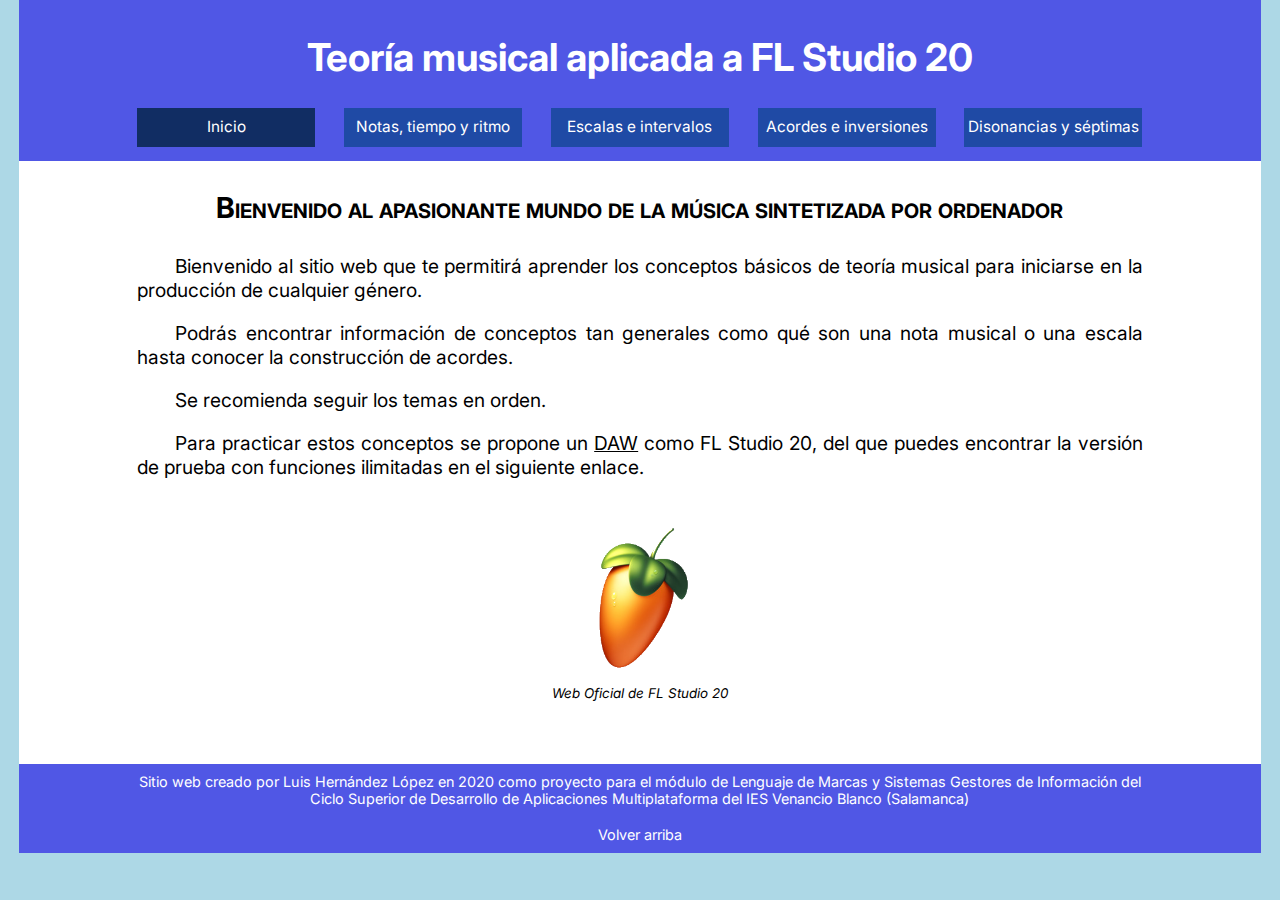
<file: index.html>
<!DOCTYPE html>

<html lang="es">

<head>
	<meta charset="utf-8">
	<meta name="viewport" content="width=device-width, initial-scale=1.0">
	<title>Inicio - Teoría Musical aplicada a FL Studio</title>
	<link rel="icon" type="image/png" href="images/iconoWeb.png">
	<link href="https://fonts.googleapis.com/css?family=Inter&display=swap" rel="stylesheet">
	<link rel="stylesheet" type="text/css" href="styles/index.css">
</head>

<body>

<header id="#top" class="col-12 row">
	<h1>Teoría musical aplicada a FL Studio 20</h1>
</header>
<nav class="row">
	<ul>
		<li class="col-1"></li>
		<li class="col-2"><a class="activa" href="index.html">Inicio</a></li>
		<li class="col-2"><a href="notas.html">Notas, tiempo y ritmo</a></li>
		<li class="col-2"><a href="escalas.html">Escalas e intervalos</a></li>
		<li class="col-2"><a href="acordes.html">Acordes e inversiones</a></li>
		<li class="col-2"><a href="disonancias.html">Disonancias y séptimas</a></li>
	</ul>
</nav>

<main class="row">

	<div class="col-1"></div>
	<article class="col-10">
		<h1>Bienvenido al apasionante mundo de la música sintetizada por ordenador</h1>
		<p>Bienvenido al sitio web que te permitirá aprender los conceptos básicos de teoría musical para iniciarse en la producción de cualquier género.</p>
		<p>Podrás encontrar información de conceptos tan generales como qué son una nota musical o una escala hasta conocer la construcción de acordes.</p>
		<p>Se recomienda seguir los temas en orden.</p>
		<p>Para practicar estos conceptos se propone un <abbr title="Digital Audio Workstation">DAW</abbr> como FL Studio 20, del que puedes encontrar la versión de prueba con funciones ilimitadas en el siguiente enlace.</p>
		<div class="col-4"></div>
		<a class="col-4" href="https://www.image-line.com/flstudio/" target="_blank">
			<figure>
				<img src="images/iconoFlstudio.png" alt="Logo de FL Studio 20">
				<figcaption>Web Oficial de FL Studio 20</figcaption>
			</figure>
		</a>
		<div class="col-4"></div>
	</article>
	<div class="col-1"></div>

</main>

<footer class="row">
	
	<p>Sitio web creado por Luis Hernández López en 2020 como proyecto para el módulo de Lenguaje de Marcas y Sistemas Gestores de Información del Ciclo Superior de Desarrollo de Aplicaciones Multiplataforma del IES Venancio Blanco (Salamanca)</p>
	<p><a href="#top">Volver arriba</a></p>
</footer>

</body>

</html>
</file>
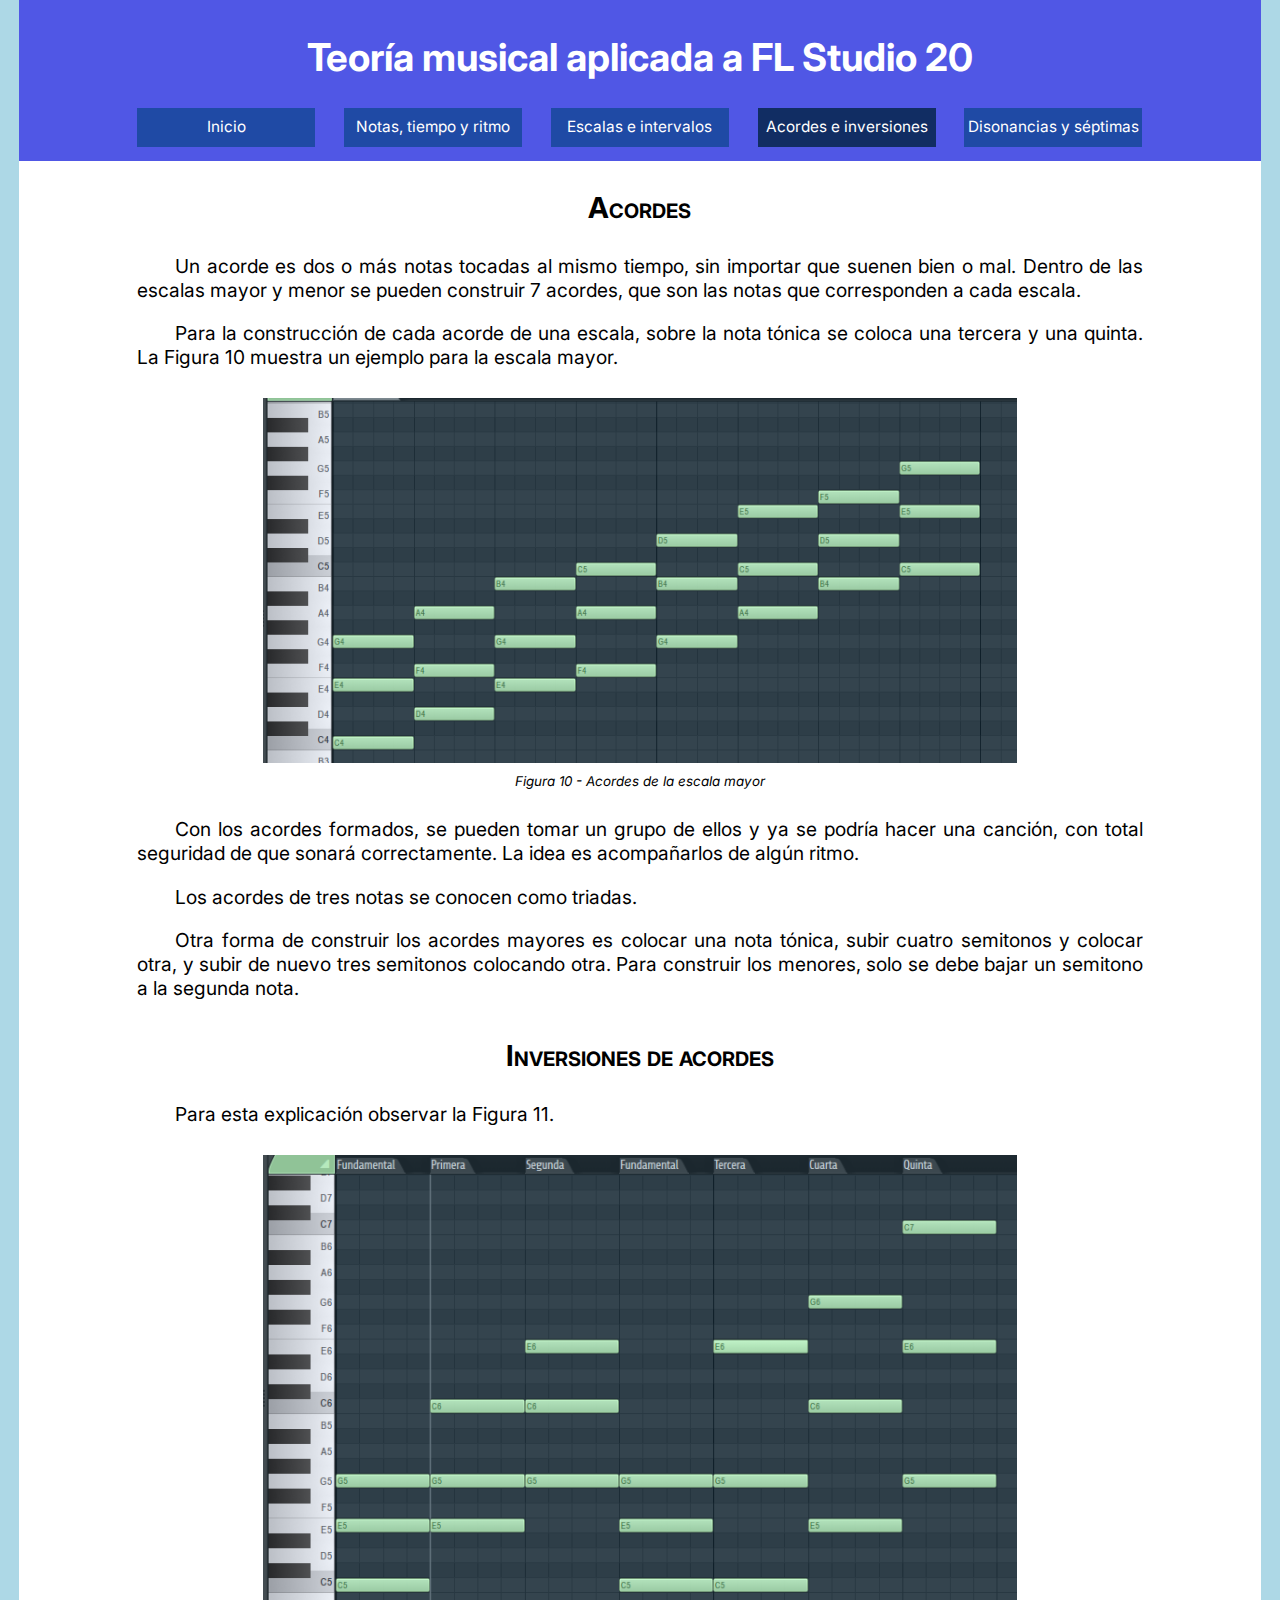
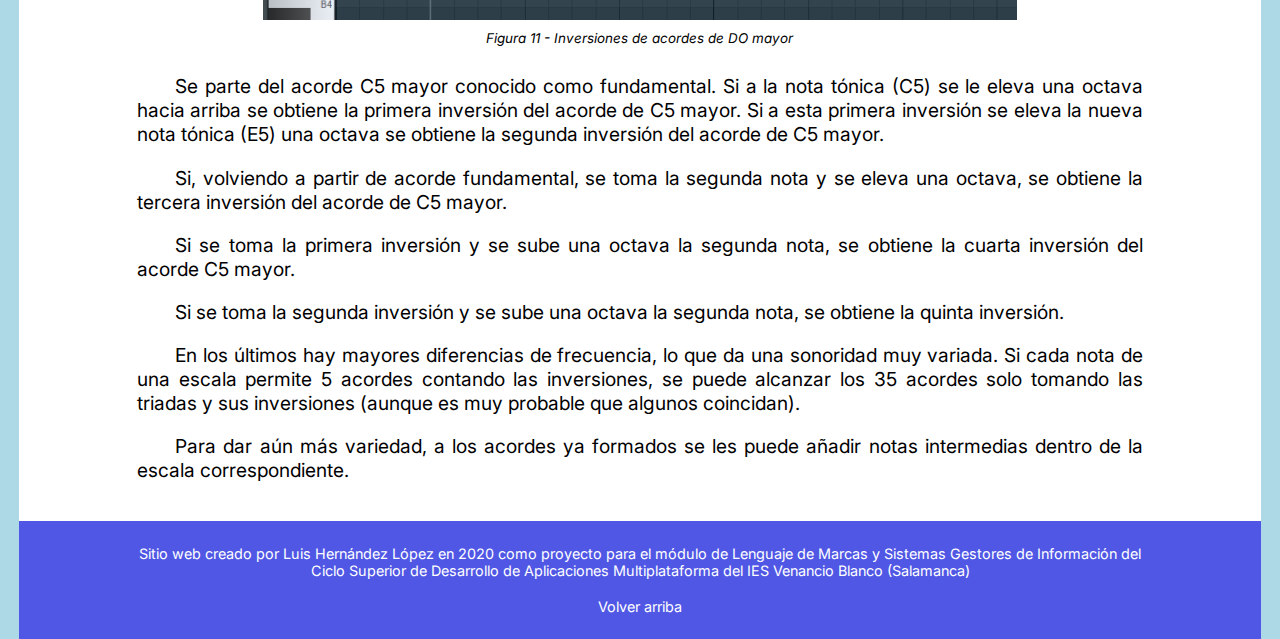
<file: acordes.html>
<!DOCTYPE html>

<html lang="es">

<head>
	<meta charset="utf-8">
	<meta name="viewport" content="width=device-width, initial-scale=1.0">
	<title>Notas, tiempo y ritmo - Teoría Musical aplicada a FL Studio</title>
	<link rel="icon" type="image/png" href="images/iconoWeb.png">
	<link href="https://fonts.googleapis.com/css?family=Inter&display=swap" rel="stylesheet">
	<link rel="stylesheet" type="text/css" href="styles/index.css">
</head>

<body>

<header id="#top" class="col-12 row">
	<h1>Teoría musical aplicada a FL Studio 20</h1>
</header>
<nav class="row">
	<ul>
		<li class="col-1"></li>
		<li class="col-2"><a href="index.html">Inicio</a></li>
		<li class="col-2"><a href="notas.html">Notas, tiempo y ritmo</a></li>
		<li class="col-2"><a href="escalas.html">Escalas e intervalos</a></li>
		<li class="col-2"><a class="activa" href="acordes.html">Acordes e inversiones</a></li>
		<li class="col-2"><a href="disonancias.html">Disonancias y séptimas</a></li>
	</ul>
</nav>

<main class="row">

	
	<article class="row">
		<div class="col-1"></div>
		<section class="col-10">
		<h1>Acordes</h1>
		<p>Un acorde es dos o más notas tocadas al mismo tiempo, sin importar que suenen bien o mal. Dentro de las escalas mayor y menor se pueden construir 7 acordes, que son las notas que corresponden a cada escala.</p>
		<p>Para la construcción de cada acorde de una escala, sobre la nota tónica se coloca una tercera y una quinta. La <a href="#figura10">Figura 10</a> muestra un ejemplo para la escala mayor.</p>
		<figure id="figura10">
			<img src="images/10 - acordes escala mayor.png" alt="Acordes de la escala mayor" style="width: 75%;">
			<figcaption>Figura 10 - Acordes de la escala mayor</caption>
		</figure>
		<p>Con los acordes formados, se pueden tomar un grupo de ellos y ya se podría hacer una canción, con total seguridad de que sonará correctamente. La idea es acompañarlos de algún ritmo.</p>
		<p>Los acordes de tres notas se conocen como triadas.</p>
		<p>Otra forma de construir los acordes mayores es colocar una nota tónica, subir cuatro semitonos y colocar otra, y subir de nuevo tres semitonos colocando otra. Para construir los menores, solo se debe bajar un semitono a la segunda nota.</p>
		</section>
		<div class="col-1"></div>
	</article>
	<article class="row">
		<div class="col-1"></div>
		<section class="col-10">
		<h1>Inversiones de acordes</h1>
		<p>Para esta explicación observar la <a href="#figura11">Figura 11</a>.</p>
		<figure id="figura11">
			<img src="images/11 - inversiones de acorde de do mayor.png" alt="Inversiones de acordes de DO mayor" style="width: 75%;">
			<figcaption>Figura 11 - Inversiones de acordes de DO mayor</caption>
		</figure>
		<p>Se parte del acorde C5 mayor conocido como fundamental. Si a la nota tónica (C5) se le eleva una octava hacia arriba se obtiene la primera inversión del acorde de C5 mayor. Si a esta primera inversión se eleva la nueva nota tónica (E5) una octava se obtiene la segunda inversión del acorde de C5 mayor.</p>
		<p>Si, volviendo a partir de acorde fundamental, se toma la segunda nota y se eleva una octava, se obtiene la tercera inversión del acorde de C5 mayor.</p>
		<p>Si se toma la primera inversión y se sube una octava la segunda nota, se obtiene la cuarta inversión del acorde C5 mayor.</p>
		<p>Si se toma la segunda inversión y se sube una octava la segunda nota, se obtiene la quinta inversión.</p>
		<p>En los últimos hay mayores diferencias de frecuencia, lo que da una sonoridad muy variada. Si cada nota de una escala permite 5 acordes contando las inversiones, se puede alcanzar los 35 acordes solo tomando las triadas y sus inversiones (aunque es muy probable que algunos coincidan).</p>
		<p>Para dar aún más variedad, a los acordes ya formados se les puede añadir notas intermedias dentro de la escala correspondiente.</p>
		</section>
		<div class="col-1"></div>
	</article>
	
	
	

</main>

<footer class="col-12 row">
	
	<p>Sitio web creado por Luis Hernández López en 2020 como proyecto para el módulo de Lenguaje de Marcas y Sistemas Gestores de Información del Ciclo Superior de Desarrollo de Aplicaciones Multiplataforma del IES Venancio Blanco (Salamanca)</p>
	<p><a href="#top">Volver arriba</a></p>
</footer>

</body>

</html>
</file>
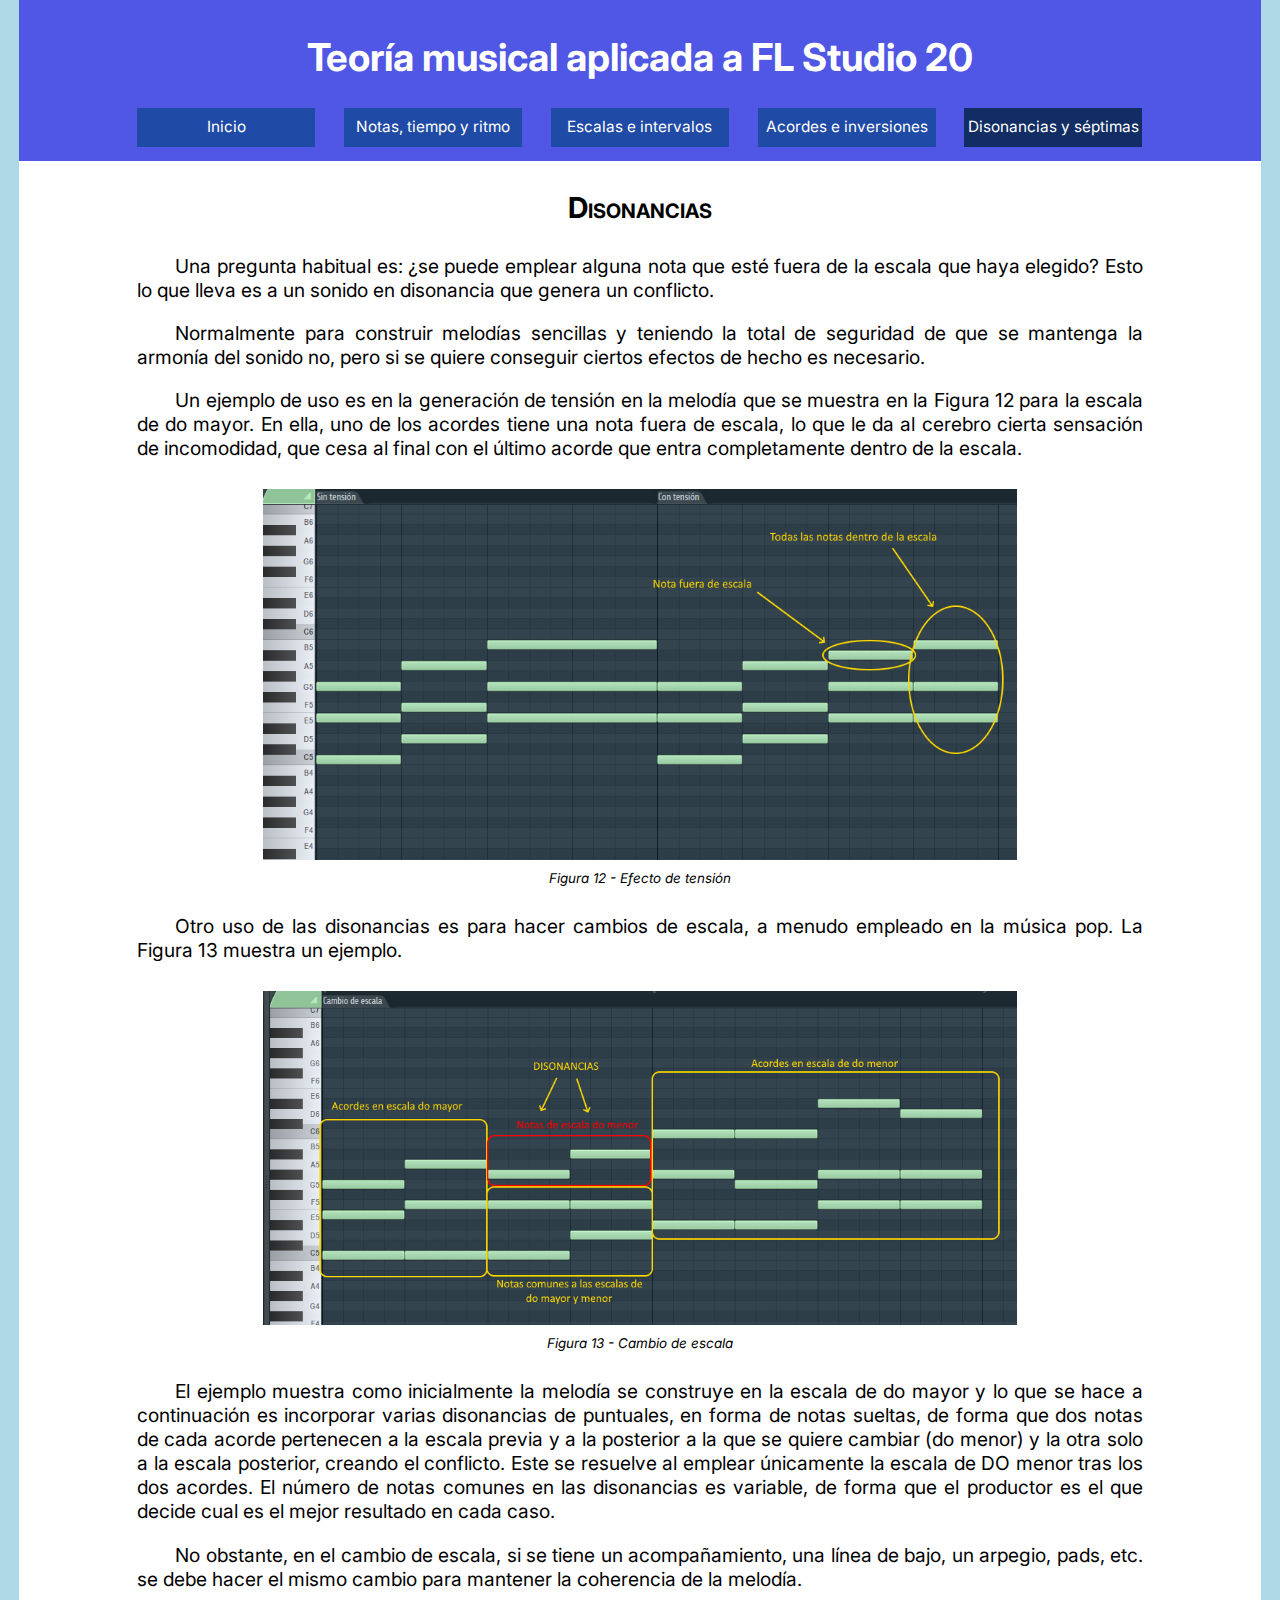
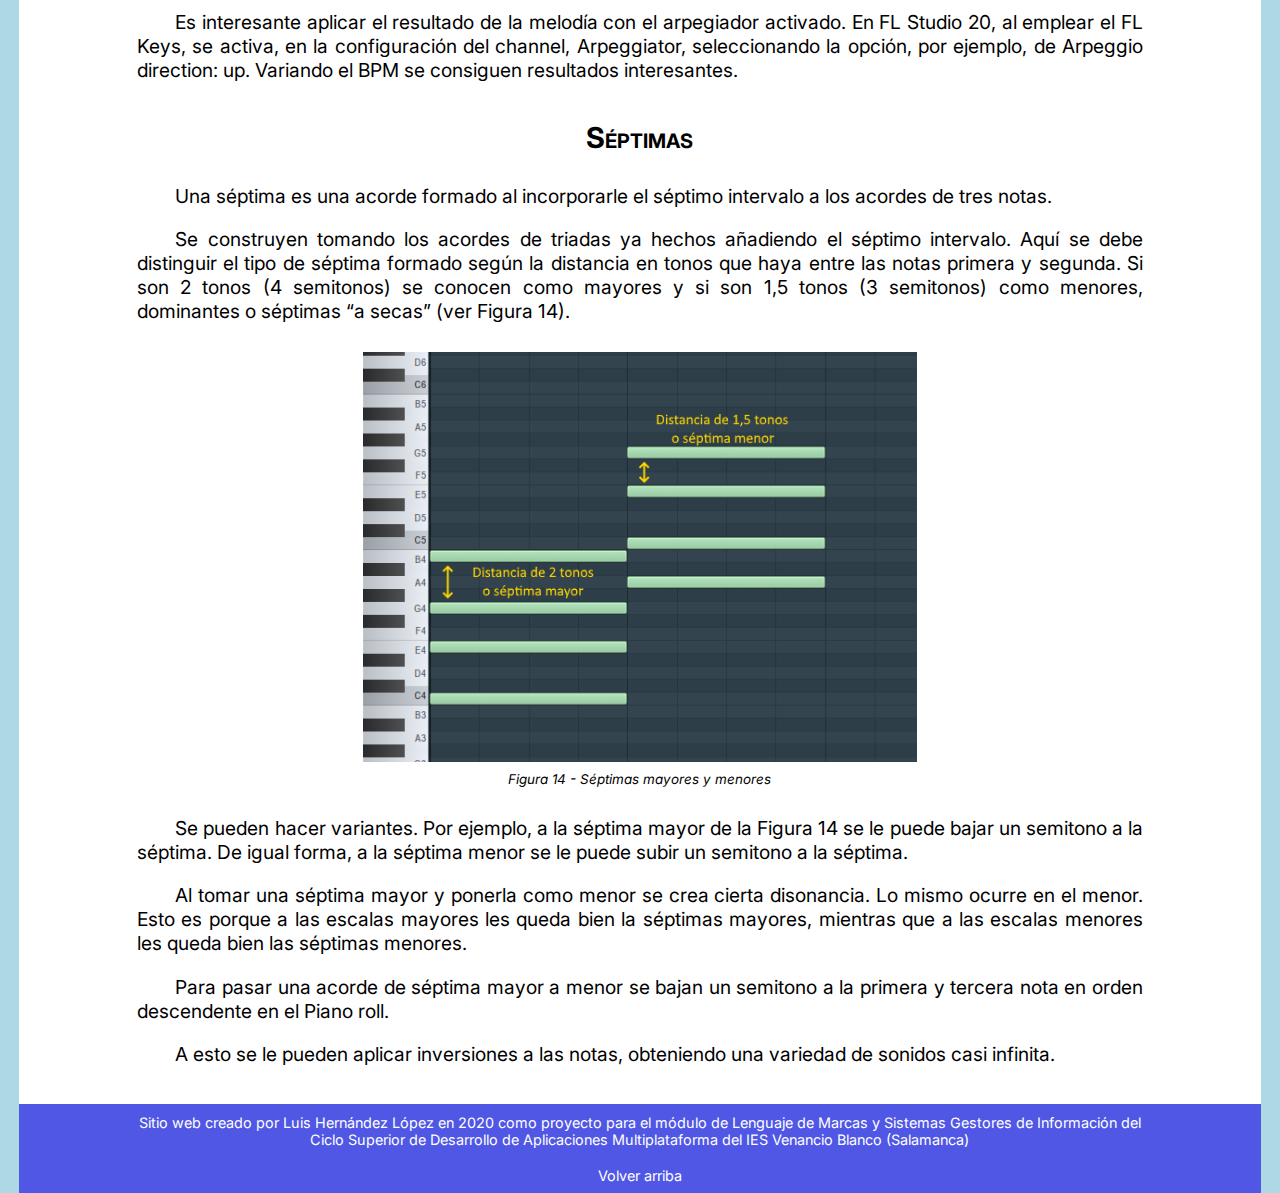
<file: disonancias.html>
<!DOCTYPE html>

<html lang="es">

<head>
	<meta charset="utf-8">
	<meta name="viewport" content="width=device-width, initial-scale=1.0">
	<title>Inicio - Teoría Musical aplicada a FL Studio</title>
	<link rel="icon" type="image/png" href="images/iconoWeb.png">
	<link href="https://fonts.googleapis.com/css?family=Inter&display=swap" rel="stylesheet">
	<link rel="stylesheet" type="text/css" href="styles/index.css">
</head>

<body>

<header id="#top" class="col-12 row">
	<h1>Teoría musical aplicada a FL Studio 20</h1>
</header>
<nav class="row">
	<ul>
		<li class="col-1"></li>
		<li class="col-2"><a href="index.html">Inicio</a></li>
		<li class="col-2"><a href="notas.html">Notas, tiempo y ritmo</a></li>
		<li class="col-2"><a href="escalas.html">Escalas e intervalos</a></li>
		<li class="col-2"><a href="acordes.html">Acordes e inversiones</a></li>
		<li class="col-2"><a class="activa" href="disonancias.html">Disonancias y séptimas</a></li>
	</ul>
</nav>

<main class="row">

	<article class="row">
		<div class="col-1"></div>
		<section class="col-10">
		<h1>Disonancias</h1>
		<p>Una pregunta habitual es: ¿se puede emplear alguna nota que esté fuera de la escala que haya elegido? Esto lo que lleva es a un sonido en disonancia que genera un conflicto.</p>
		<p>Normalmente para construir melodías sencillas y teniendo la total de seguridad de que se mantenga la armonía del sonido no, pero si se quiere conseguir ciertos efectos de hecho es necesario.</p>
		<p>Un ejemplo de uso es en la generación de tensión en la melodía que se muestra en la <a href="#figura12">Figura 12</a> para la escala de do mayor. En ella, uno de los acordes tiene una nota fuera de escala, lo que le da al cerebro cierta sensación de incomodidad, que cesa al final con el último acorde que entra completamente dentro de la escala.</p>
		<figure id="figura12">
			<img src="images/12 - efecto tension.png" alt="Efecto de tensión" style="width: 75%;">
			<figcaption>Figura 12 - Efecto de tensión</caption>
		</figure>
		<p>Otro uso de las disonancias es para hacer cambios de escala, a menudo empleado en la música pop. La <a href="#figura13">Figura 13</a> muestra un ejemplo.</p>
		<figure id="figura13">
			<img src="images/13 - cambio de escala.png" alt="Cambio de escala" style="width: 75%;">
			<figcaption>Figura 13 - Cambio de escala</caption>
		</figure>
		<p>El ejemplo muestra como inicialmente la melodía se construye en la escala de do mayor y lo que se hace a continuación es incorporar varias disonancias de puntuales, en forma de notas sueltas, de forma que dos notas de cada acorde pertenecen a la escala previa y a la posterior a la que se quiere cambiar (do menor) y la otra solo a la escala posterior, creando el conflicto. Este se resuelve al emplear únicamente la escala de DO menor tras los dos acordes. El número de notas comunes en las disonancias es variable, de forma que el productor es el que decide cual es el mejor resultado en cada caso.</p>
		<p>No obstante, en el cambio de escala, si se tiene un acompañamiento, una línea de bajo, un arpegio, pads, etc. se debe hacer el mismo cambio para mantener la coherencia de la melodía.</p>
		<p>Es interesante aplicar el resultado de la melodía con el arpegiador activado. En FL Studio 20, al emplear el FL Keys, se activa, en la configuración del channel, Arpeggiator, seleccionando la opción, por ejemplo, de Arpeggio direction: up. Variando el BPM se consiguen resultados interesantes.</p>
		</section>
		<div class="col-1"></div>
	</article>
	
	<article class="row">
		<div class="col-1"></div>
		<section class="col-10">
		<h1>Séptimas</h1>
		<p>Una séptima es una acorde formado al incorporarle el séptimo intervalo a los acordes de tres notas.</p>
		<p>Se construyen tomando los acordes de triadas ya hechos añadiendo el séptimo intervalo. Aquí se debe distinguir el tipo de séptima formado según la distancia en tonos que haya entre las notas primera y segunda. Si son 2 tonos (4 semitonos) se conocen como mayores y si son 1,5 tonos (3 semitonos) como menores, dominantes o séptimas “a secas” (ver <a href="#figura14">Figura 14</a>).</p>
		<figure id="figura14">
			<img src="images/14 - septima mayor y menor.png" alt="Séptima mayor y menor" style="width: 55%;">
			<figcaption>Figura 14 - Séptimas mayores y menores</caption>
		</figure>
		<p>Se pueden hacer variantes. Por ejemplo, a la séptima mayor de la Figura 14 se le puede bajar un semitono a la séptima. De igual forma, a la séptima menor se le puede subir un semitono a la séptima.</p>
		<p>Al tomar una séptima mayor y ponerla como menor se crea cierta disonancia. Lo mismo ocurre en el menor. Esto es porque a las escalas mayores les queda bien la séptimas mayores, mientras que a las escalas menores les queda bien las séptimas menores.</p>
		<p>Para pasar una acorde de séptima mayor a menor se bajan un semitono a la primera y tercera nota en orden descendente en el Piano roll.</p>
		<p>A esto se le pueden aplicar inversiones a las notas, obteniendo una variedad de sonidos casi infinita.</p>
		</section>
		<div class="col-1"></div>
	</article>

</main>

<footer class="row">
	
	<p>Sitio web creado por Luis Hernández López en 2020 como proyecto para el módulo de Lenguaje de Marcas y Sistemas Gestores de Información del Ciclo Superior de Desarrollo de Aplicaciones Multiplataforma del IES Venancio Blanco (Salamanca)</p>
	<p><a href="#top">Volver arriba</a></p>
</footer>

</body>

</html>
</file>
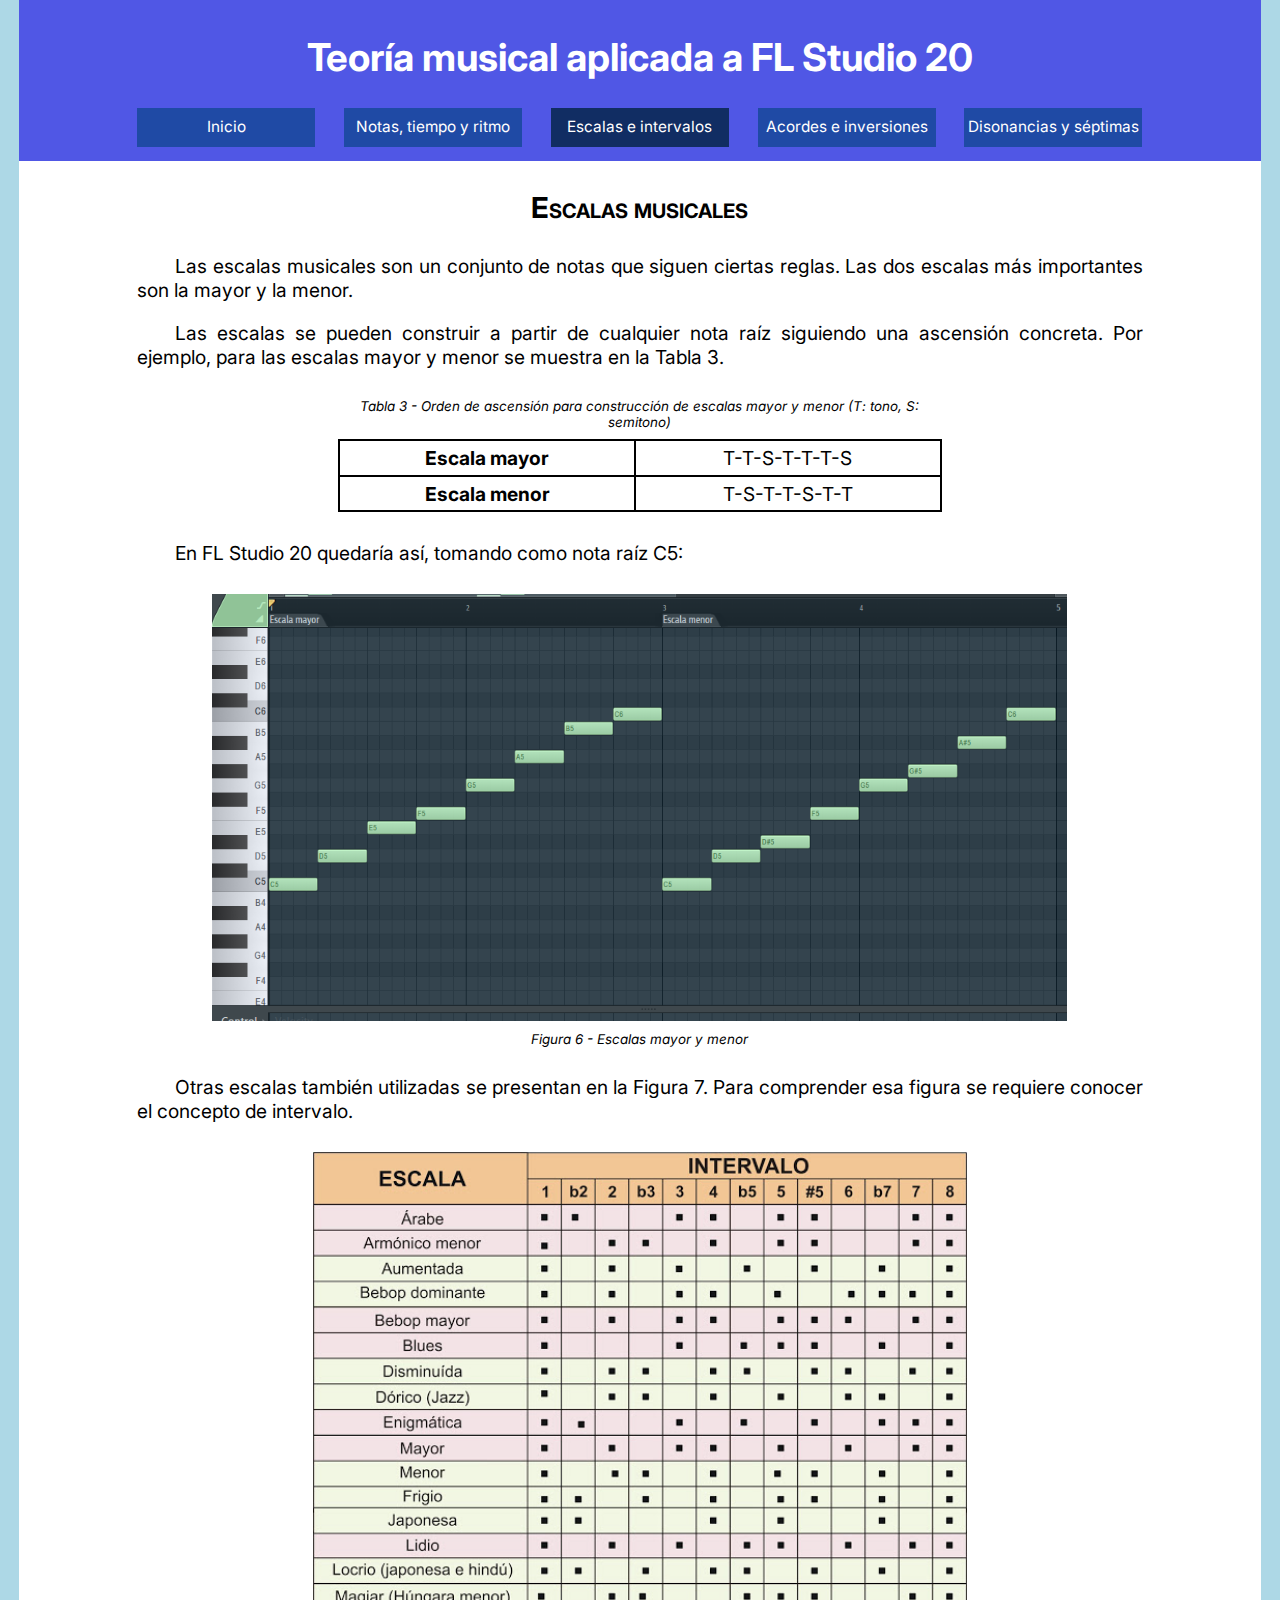
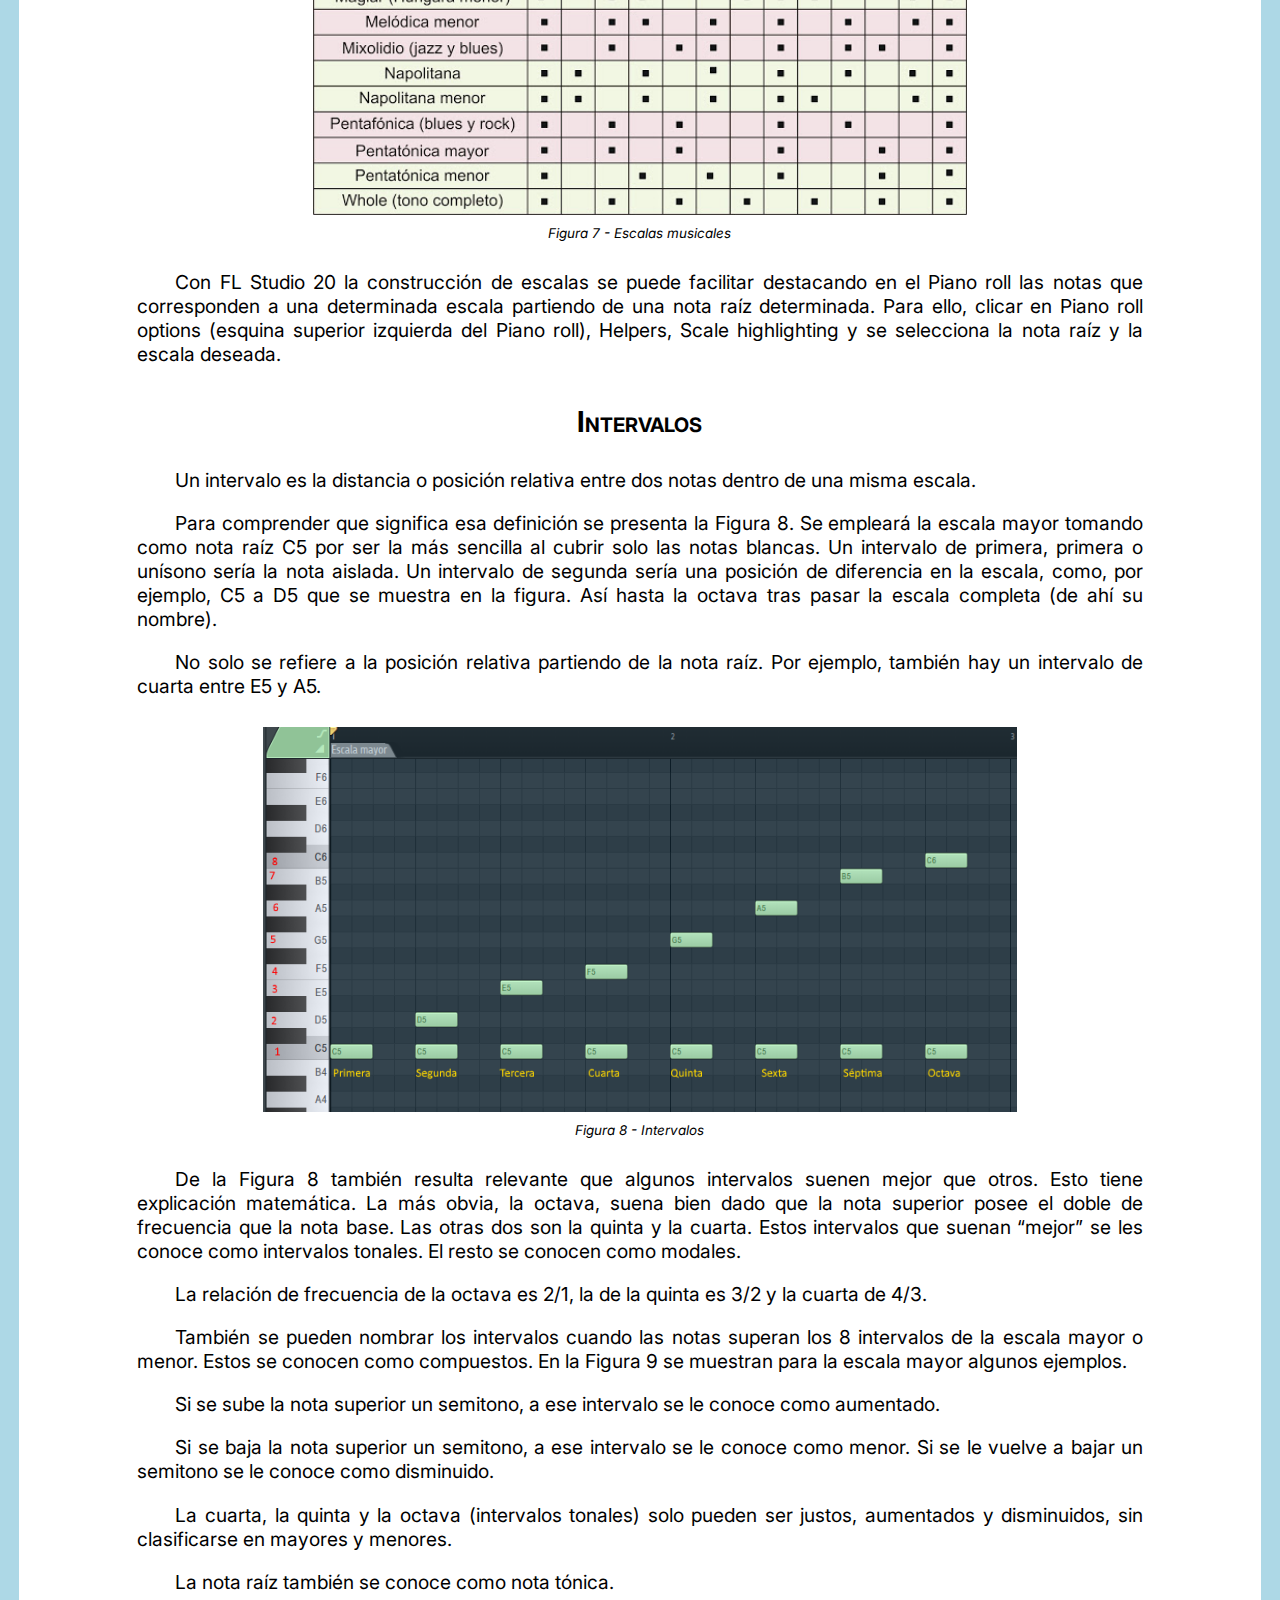
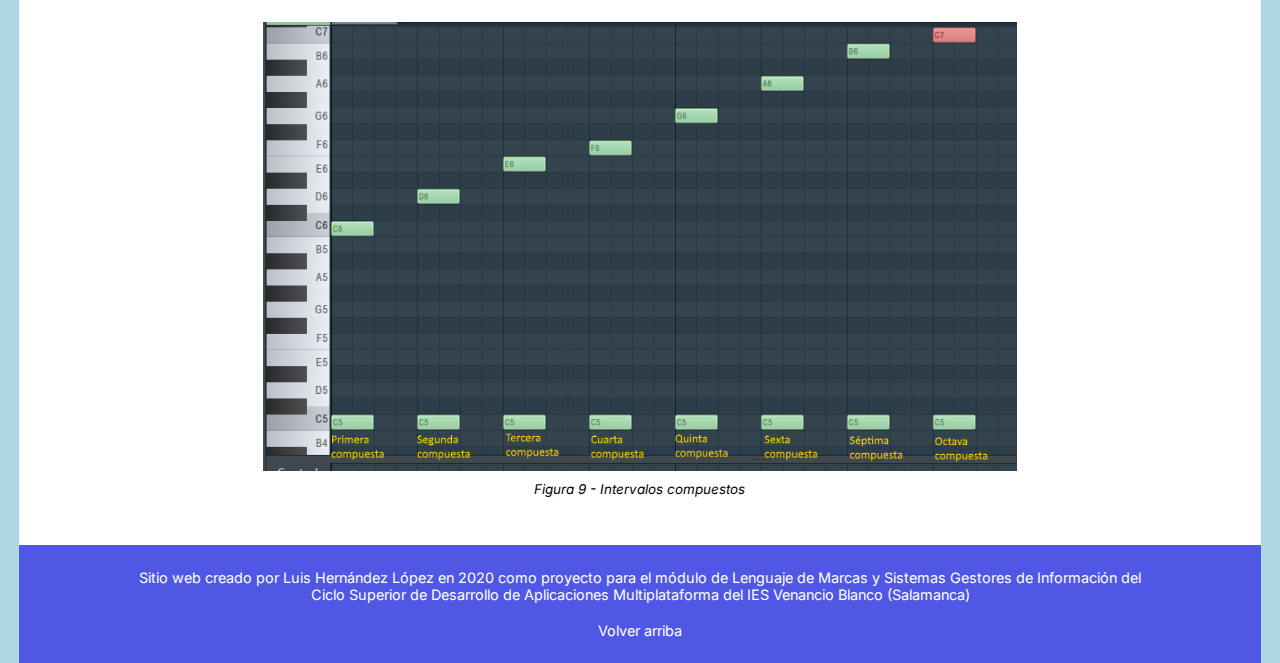
<file: escalas.html>
<!DOCTYPE html>

<html lang="es">

<head>
	<meta charset="utf-8">
	<meta name="viewport" content="width=device-width, initial-scale=1.0">
	<title>Notas, tiempo y ritmo - Teoría Musical aplicada a FL Studio</title>
	<link rel="icon" type="image/png" href="images/iconoWeb.png">
	<link href="https://fonts.googleapis.com/css?family=Inter&display=swap" rel="stylesheet">
	<link rel="stylesheet" type="text/css" href="styles/index.css">
</head>

<body>

<header id="#top" class="col-12 row">
	<h1>Teoría musical aplicada a FL Studio 20</h1>
</header>
<nav class="row">
	<ul>
		<li class="col-1"></li>
		<li class="col-2"><a href="index.html">Inicio</a></li>
		<li class="col-2"><a href="notas.html">Notas, tiempo y ritmo</a></li>
		<li class="col-2"><a class="activa" href="escalas.html">Escalas e intervalos</a></li>
		<li class="col-2"><a href="acordes.html">Acordes e inversiones</a></li>
		<li class="col-2"><a href="disonancias.html">Disonancias y séptimas</a></li>
	</ul>
</nav>

<main class="row">

	
	<article class="row">
		<div class="col-1"></div>
		<section class="col-10">
		<h1>Escalas musicales</h1>
		<p>Las escalas musicales son un conjunto de notas que siguen ciertas reglas. Las dos escalas más importantes son la mayor y la menor.</p>
		<p>Las escalas se pueden construir a partir de cualquier nota raíz siguiendo una ascensión concreta. Por ejemplo, para las escalas mayor y menor se muestra en la <a href="#tabla3">Tabla 3</a>.</p>
		<table id="tabla3" style="width: 60%;">
			<caption>Tabla 3 - Orden de ascensión para construcción de escalas mayor y menor (T: tono, S: semitono)</caption>
			<tbody>
			<tr>
				<th>Escala mayor</th>
				<td>T-T-S-T-T-T-S</td>
			</tr>
			<tr>
				<th>Escala menor</th>
				<td>T-S-T-T-S-T-T</td>
			</tr>
			</tbody>
		</table>
		<p>En FL Studio 20 quedaría así, tomando como nota raíz C5:</p>
		<figure id="figura6">
			<img src="images/7 - escalas mayor y menor.png" alt="Escalas mayor y menor" style="width: 85%;">
			<figcaption>Figura 6 - Escalas mayor y menor</caption>
		</figure>
		<p>Otras escalas también utilizadas se presentan en la <a href="#figura7">Figura 7</a>. Para comprender esa figura se requiere conocer el concepto de intervalo.</p>
		<figure id="figura7">
			<img src="images/8 - escalas musicales.jpg" alt="Escalas musicales" style="width: 65%;">
			<figcaption>Figura 7 - Escalas musicales</caption>
		</figure>
		<p>Con FL Studio 20 la construcción de escalas se puede facilitar destacando en el Piano roll las notas que corresponden a una determinada escala partiendo de una nota raíz determinada. Para ello, clicar en Piano roll options (esquina superior izquierda del Piano roll), Helpers, Scale highlighting y se selecciona la nota raíz y la escala deseada.</p>
		</section>
		<div class="col-1"></div>
	</article>
	<article class="row">
		<div class="col-1"></div>
		<section class="col-10">
		<h1>Intervalos</h1>
		<p>Un intervalo es la distancia o posición relativa entre dos notas dentro de una misma escala.</p>
		<p>Para comprender que significa esa definición se presenta la <a href="#figura8">Figura 8</a>. Se empleará la escala mayor tomando como nota raíz C5 por ser la más sencilla al cubrir solo las notas blancas. Un intervalo de primera, primera o unísono sería la nota aislada. Un intervalo de segunda sería una posición de diferencia en la escala, como, por ejemplo, C5 a D5 que se muestra en la figura. Así hasta la octava tras pasar la escala completa (de ahí su nombre).</p>
		<p>No solo se refiere a la posición relativa partiendo de la nota raíz. Por ejemplo, también hay un intervalo de cuarta entre E5 y A5.</p>
		<figure id="figura8">
			<img src="images/8 - intervalos.png" alt="Intervalos" style="width: 75%;">
			<figcaption>Figura 8 - Intervalos</caption>
		</figure>
		<p>De la Figura 8 también resulta relevante que algunos intervalos suenen mejor que otros. Esto tiene explicación matemática. La más obvia, la octava, suena bien dado que la nota superior posee el doble de frecuencia que la nota base. Las otras dos son la quinta y la cuarta. Estos intervalos que suenan “mejor” se les conoce como intervalos tonales. El resto se conocen como modales.</p>
		<p>La relación de frecuencia de la octava es 2/1, la de la quinta es 3/2 y la cuarta de 4/3.</p>
		<p>También se pueden nombrar los intervalos cuando las notas superan los 8 intervalos de la escala mayor o menor. Estos se conocen como compuestos. En la <a href="#figura9">Figura 9</a> se muestran para la escala mayor algunos ejemplos.</p>
		<p>Si se sube la nota superior un semitono, a ese intervalo se le conoce como aumentado.</p>
		<p>Si se baja la nota superior un semitono, a ese intervalo se le conoce como menor. Si se le vuelve a bajar un semitono se le conoce como disminuido.</p>
		<p>La cuarta, la quinta y la octava (intervalos tonales) solo pueden ser justos, aumentados y disminuidos, sin clasificarse en mayores y menores.</p>
		<p>La nota raíz también se conoce como nota tónica.</p>
		<figure id="figura9">
			<img src="images/9 - intervalos compuestos.png" alt="Intervalos compuestos" style="width: 75%;">
			<figcaption>Figura 9 - Intervalos compuestos</caption>
		</figure>
		</section>
		<div class="col-1"></div>
	</article>
	
	
	

</main>

<footer class="col-12 row">
	
	<p>Sitio web creado por Luis Hernández López en 2020 como proyecto para el módulo de Lenguaje de Marcas y Sistemas Gestores de Información del Ciclo Superior de Desarrollo de Aplicaciones Multiplataforma del IES Venancio Blanco (Salamanca)</p>
	<p><a href="#top">Volver arriba</a></p>
</footer>

</body>

</html>
</file>
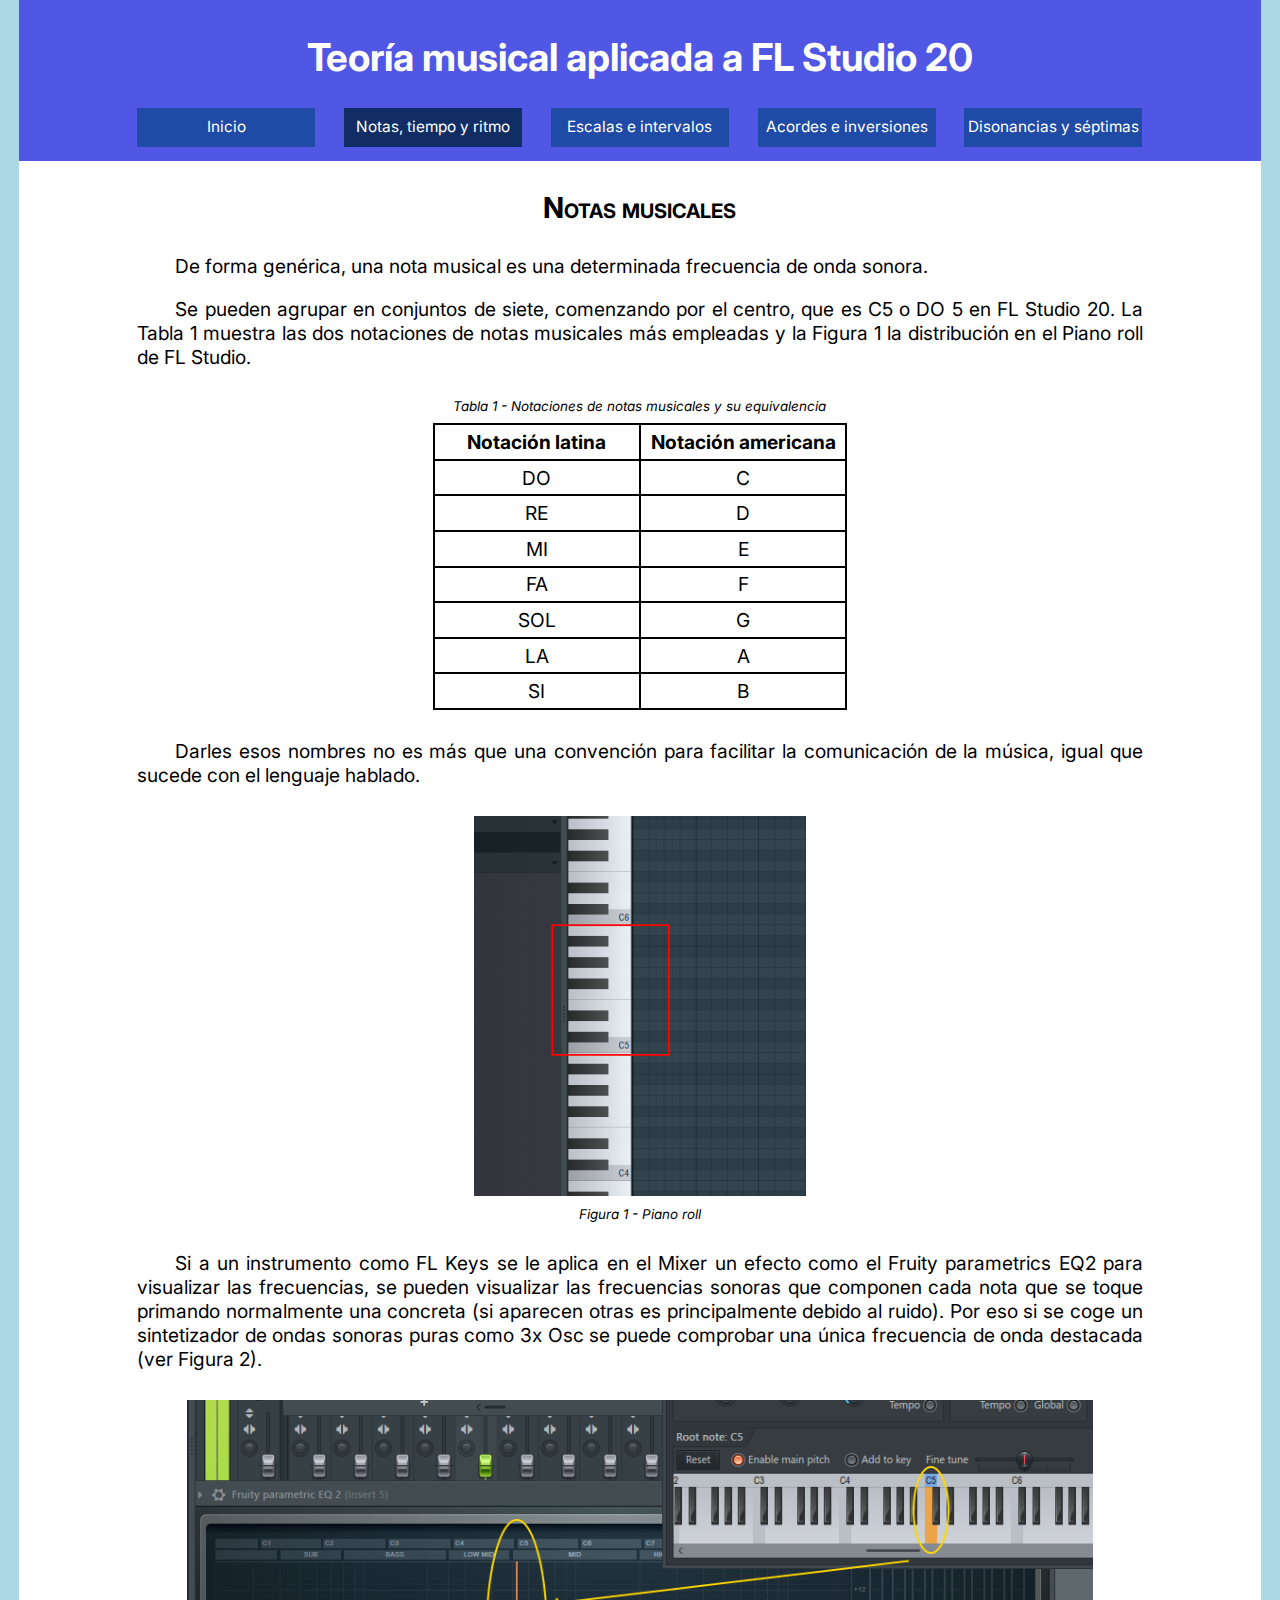
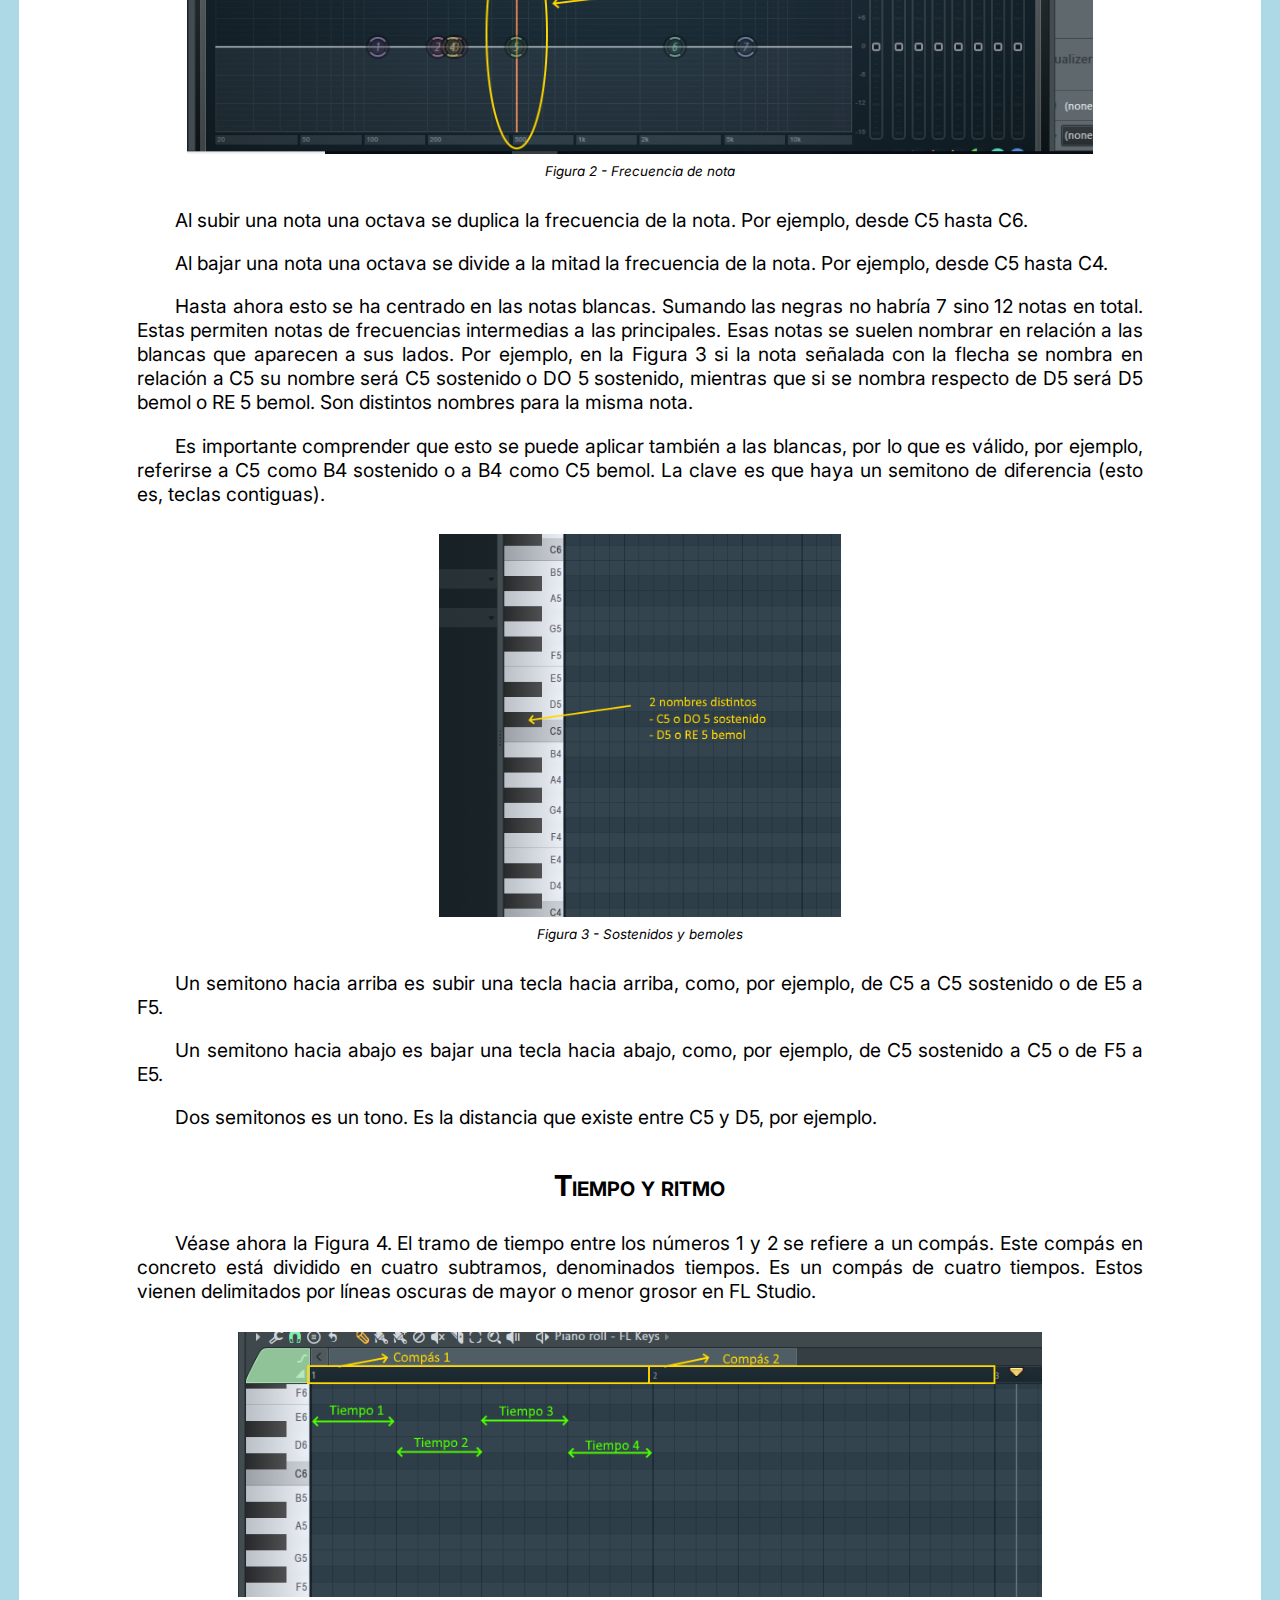
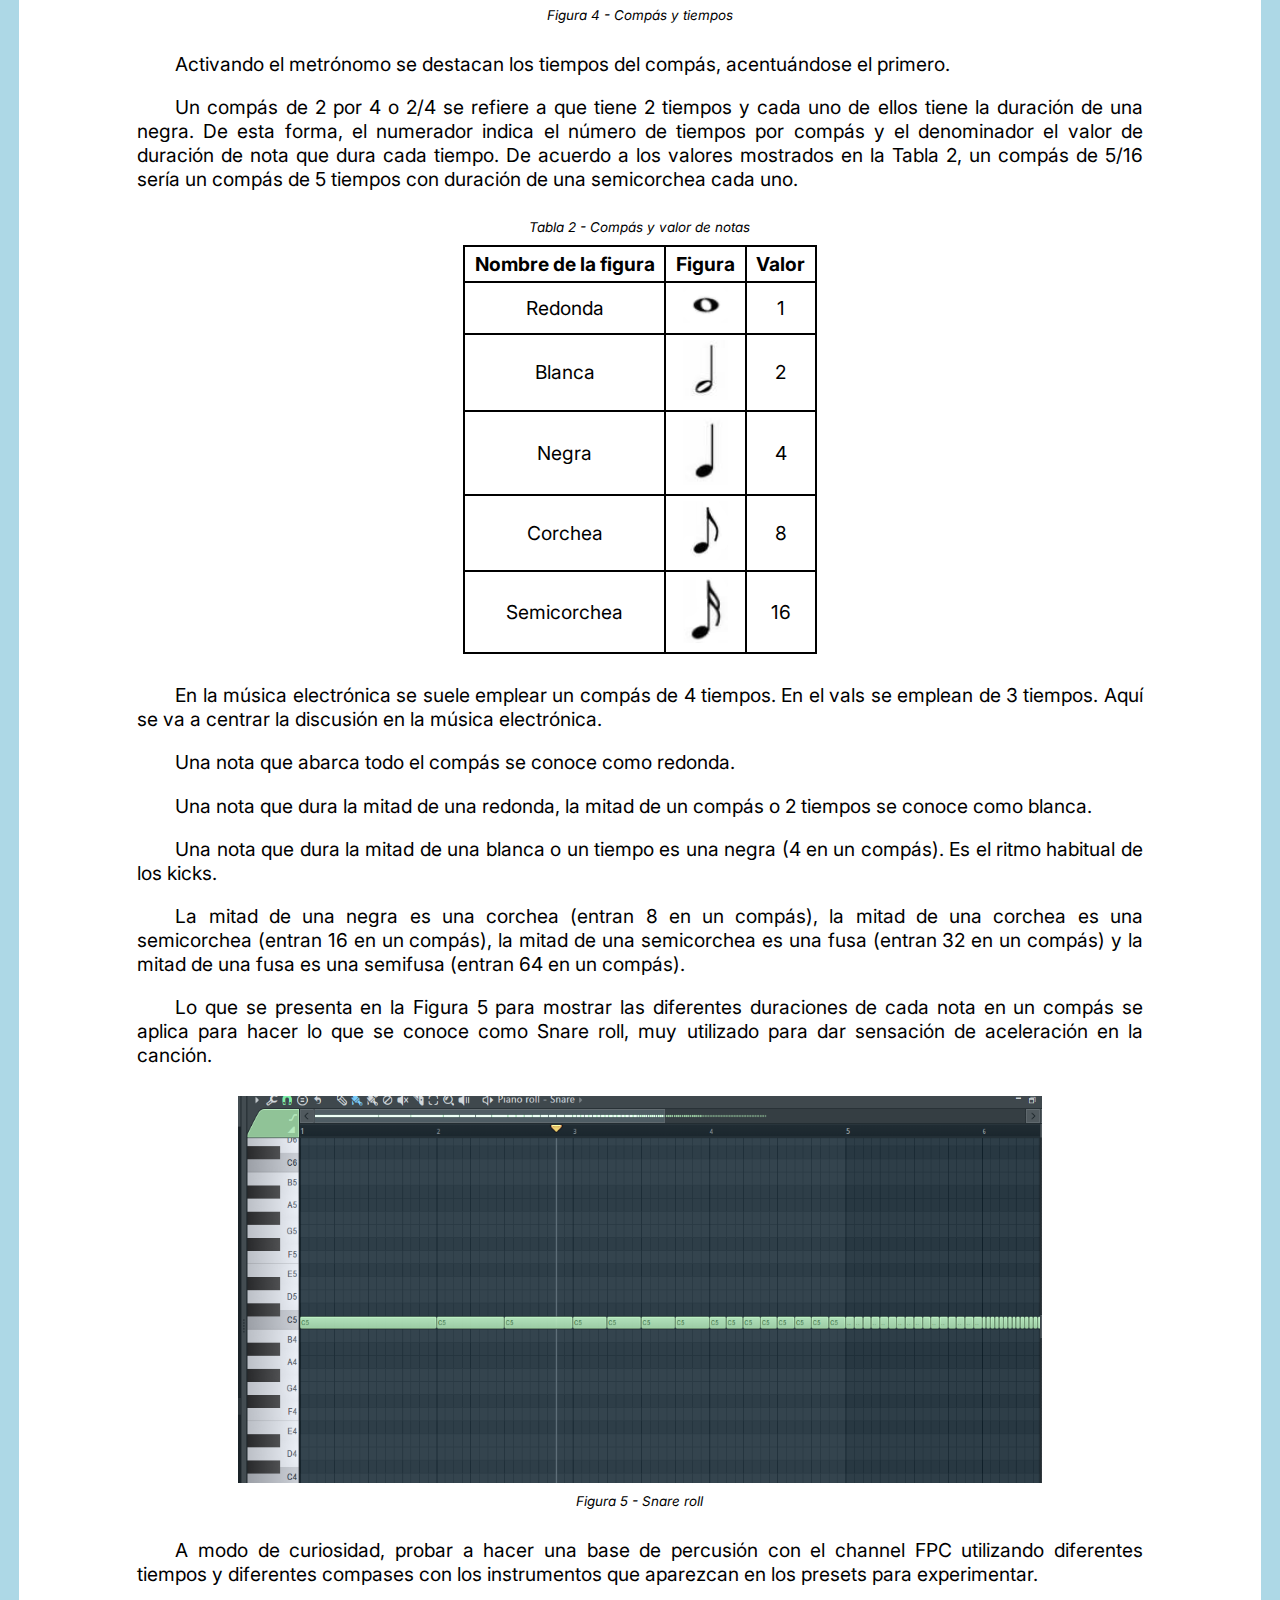
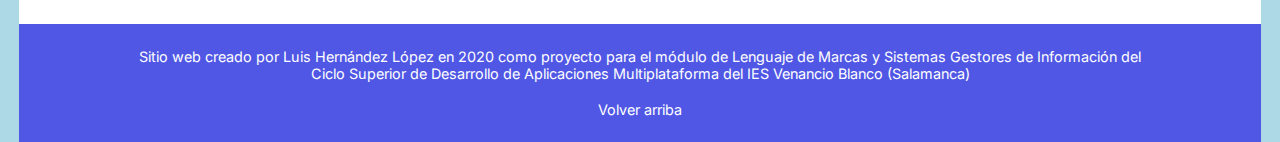
<file: notas.html>
<!DOCTYPE html>

<html lang="es">

<head>
	<meta charset="utf-8">
	<meta name="viewport" content="width=device-width, initial-scale=1.0">
	<title>Notas, tiempo y ritmo - Teoría Musical aplicada a FL Studio</title>
	<link rel="icon" type="image/png" href="images/iconoWeb.png">
	<link href="https://fonts.googleapis.com/css?family=Inter&display=swap" rel="stylesheet">
	<link rel="stylesheet" type="text/css" href="styles/index.css">
</head>

<body>

<header id="#top" class="col-12 row">
	<h1>Teoría musical aplicada a FL Studio 20</h1>
</header>
<nav class="row">
	<ul>
		<li class="col-1"></li>
		<li class="col-2"><a href="index.html">Inicio</a></li>
		<li class="col-2"><a class="activa" href="notas.html">Notas, tiempo y ritmo</a></li>
		<li class="col-2"><a href="escalas.html">Escalas e intervalos</a></li>
		<li class="col-2"><a href="acordes.html">Acordes e inversiones</a></li>
		<li class="col-2"><a href="disonancias.html">Disonancias y séptimas</a></li>
	</ul>
</nav>

<main class="row">

	
	<article class="row">
		<div class="col-1"></div>
		<section class="col-10">
		<h1>Notas musicales</h1>
		<p>De forma genérica, una nota musical es una determinada frecuencia de onda sonora.</p>
		<p>Se pueden agrupar en conjuntos de siete, comenzando por el centro, que es C5 o DO 5 en FL Studio 20. La <a href="#tabla1">Tabla 1</a> muestra las dos notaciones de notas musicales más empleadas y la <a href="#figura1">Figura 1</a> la distribución en el Piano roll de FL Studio.</p>
		<table>
			<caption>Tabla 1 - Notaciones de notas musicales y su equivalencia</caption>
			<colgroup>
				<col span="1" style="width: 50%;">
				<col span="1" style="width: 50%;">
			</colgroup>
			<thead>
				<th>Notación latina</th>
				<th>Notación americana</th>
			</thead>
			<tbody>
				<tr>
					<td>DO</td>
					<td>C</td>
				</tr>
				<tr>
					<td>RE</td>
					<td>D</td>
				</tr>
				<tr>
					<td>MI</td>
					<td>E</td>
				</tr>
				<tr>
					<td>FA</td>
					<td>F</td>
				</tr>
				<tr>
					<td>SOL</td>
					<td>G</td>
				</tr>
				<tr>
					<td>LA</td>
					<td>A</td>
				</tr>
				<tr>
					<td>SI</td>
					<td>B</td>
				</tr>
			</tbody>
		</table>
		<p>Darles esos nombres no es más que una convención para facilitar la comunicación de la música, igual que sucede con el lenguaje hablado.</p>
		<figure id="figura1">
			<img src="images/1 - piano roll.png" alt="Teclas del Piano roll" style="width: 33%;">
			<figcaption>Figura 1 - Piano roll</figcaption>
		</figure>
		<p>Si a un instrumento como FL Keys se le aplica en el Mixer un efecto como el Fruity parametrics EQ2 para visualizar las frecuencias, se pueden visualizar las frecuencias sonoras que componen cada nota que se toque primando normalmente una concreta (si aparecen otras es principalmente debido al ruido). Por eso si se coge un sintetizador de ondas sonoras puras como 3x Osc se puede comprobar una única frecuencia de onda destacada (ver <a href="#figura2">Figura 2</a>).</p>
		<figure id="figura2">
			<img src="images/2 - frecuencia de nota.png" alt="Frecuencia de nota" style="width: 90%;">
			<figcaption>Figura 2 - Frecuencia de nota</figcaption>
		</figure>
		<p>Al subir una nota una octava se duplica la frecuencia de la nota. Por ejemplo, desde C5 hasta C6.</p>
		<p>Al bajar una nota una octava se divide a la mitad la frecuencia de la nota. Por ejemplo, desde C5 hasta C4.</p>
		<p>Hasta ahora esto se ha centrado en las notas blancas. Sumando las negras no habría 7 sino 12 notas en total. Estas permiten notas de frecuencias intermedias a las principales. Esas notas se suelen nombrar en relación a las blancas que aparecen a sus lados. Por ejemplo, en la <a href="#figura3">Figura 3</a> si la nota señalada con la flecha se nombra en relación a C5 su nombre será C5 sostenido o DO 5 sostenido, mientras que si se nombra respecto de D5 será D5 bemol o RE 5 bemol. Son distintos nombres para la misma nota.</p>
		<p>Es importante comprender que esto se puede aplicar también a las blancas, por lo que es válido, por ejemplo, referirse a C5 como B4 sostenido o a B4 como C5 bemol. La clave es que haya un semitono de diferencia (esto es, teclas contiguas).</p>
		<figure id="figura3">
			<img src="images/3 - sostenidos y bemoles.png" alt="sostemidos y bemoles" style="width: 40%;">
			<figcaption>Figura 3 - Sostenidos y bemoles</figcaption>
		</figure>
		<p>Un semitono hacia arriba es subir una tecla hacia arriba, como, por ejemplo, de C5 a C5 sostenido o de E5 a F5.</p>
		<p>Un semitono hacia abajo es bajar una tecla hacia abajo, como, por ejemplo, de C5 sostenido a C5 o de F5 a E5.</p>
		<p>Dos semitonos es un tono. Es la distancia que existe entre C5 y D5, por ejemplo.</p>
		</section>
		<div class="col-1"></div>
	</article>
	
	<article class="row">
		<div class="col-1"></div>
		<section class="col-10">
		<h1>Tiempo y ritmo</h1>
		<p>Véase ahora la <a href="#figura4">Figura 4</a>. El tramo de tiempo entre los números 1 y 2 se refiere a un compás. Este compás en concreto está dividido en cuatro subtramos, denominados tiempos. Es un compás de cuatro tiempos. Estos vienen delimitados por líneas oscuras de mayor o menor grosor en FL Studio.</p>
		<figure id="figura4">
			<img src="images/4 - compas y tiempos.png" alt="compás y tiempos" style="width: 80%;">
			<figcaption>Figura 4 - Compás y tiempos</figcaption>
		</figure>
		<p>Activando el metrónomo se destacan los tiempos del compás, acentuándose el primero.</p>
		<p>Un compás de 2 por 4 o 2/4 se refiere a que tiene 2 tiempos y cada uno de ellos tiene la duración de una negra. De esta forma, el numerador indica el número de tiempos por compás y el denominador el valor de duración de nota que dura cada tiempo. De acuerdo a los valores mostrados en la <a href=#tabla2>Tabla 2</a>, un compás de 5/16 sería un compás de 5 tiempos con duración de una semicorchea cada uno.</p>
		<table id="tabla2">
			<caption>Tabla 2 - Compás y valor de notas</caption>
			<thead>
				<th>Nombre de la figura</th>
				<th>Figura</th>
				<th>Valor</th>
			</thead>
			<tbody>
				<tr>
					<td>Redonda</td>
					<td><img src="images/figuraRedonda.png" alt="Figura redonda" style="width: 75%;"></td>
					<td>1</td>
				</tr>
				<tr>
					<td>Blanca</td>
					<td><img src="images/figuraBlanca.png" alt="Figura blanca" style="width: 75%;"></td>
					<td>2</td>
				</tr>
				<tr>
					<td>Negra</td>
					<td><img src="images/figuraNegra.png" alt="Figura negra" style="width: 75%;"></td>
					<td>4</td>
				</tr>
				<tr>
					<td>Corchea</td>
					<td><img src="images/figuraCorchea.png" alt="Figura corchea" style="width: 75%;"></td>
					<td>8</td>
				</tr>
				<tr>
					<td>Semicorchea</td>
					<td><img src="images/figuraSemicorchea.png" alt="Figura semicorchea" style="width: 75%;"></td>
					<td>16</td>
				</tr>
			</tbody>
		</table>
		<p>En la música electrónica se suele emplear un compás de 4 tiempos. En el vals se emplean de 3 tiempos. Aquí se va a centrar la discusión en la música electrónica.</p>
		<p>Una nota que abarca todo el compás se conoce como redonda.</p>
		<p>Una nota que dura la mitad de una redonda, la mitad de un compás o 2 tiempos se conoce como blanca.</p>
		<p>Una nota que dura la mitad de una blanca o un tiempo es una negra (4 en un compás). Es el ritmo habitual de los kicks.</p>
		<p>La mitad de una negra es una corchea (entran 8 en un compás), la mitad de una corchea es una semicorchea (entran 16 en un compás), la mitad de una semicorchea es una fusa (entran 32 en un compás) y la mitad de una fusa es una semifusa (entran 64 en un compás).</p>
		<p>Lo que se presenta en la Figura 5 para mostrar las diferentes duraciones de cada nota en un compás se aplica para hacer lo que se conoce como Snare roll, muy utilizado para dar sensación de aceleración en la canción.</p>
		<figure id="figura5">
			<img src="images/6 - snare roll.png" alt="snare roll" style="width: 80%;">
			<figcaption>Figura 5 - Snare roll</figcaption>
		</figure>
		<p>A modo de curiosidad, probar a hacer una base de percusión con el channel FPC utilizando diferentes tiempos y diferentes compases con los instrumentos que aparezcan en los presets para experimentar.</p>
		</section>
		<div class="col-1"></div>
	</article>
	
	
	

</main>

<footer class="col-12 row">
	
	<p>Sitio web creado por Luis Hernández López en 2020 como proyecto para el módulo de Lenguaje de Marcas y Sistemas Gestores de Información del Ciclo Superior de Desarrollo de Aplicaciones Multiplataforma del IES Venancio Blanco (Salamanca)</p>
	<p><a href="#top">Volver arriba</a></p>
</footer>

</body>

</html>
</file>
<file: styles/index.css>
/* -------------------------------------------------------------------------- */
/* Hoja de estilos CSS de la web Indice - Teoria musical aplicada a FL Studio */
/* -------------------------------------------------------------------------- */

html {
	font-size: 1rem;
	font-family: 'Inter', sans-serif;
}

* {
	box-sizing: border-box;
	margin: 0;
}

/* Grid de columnas para diseño responsivo */

/* Teléfono móvil */
[class*="col-"] {
	width: 100%;
}

/* Ordenador */
@media only screen and (min-width: 768px){
	.col-1{width: 8.33%;}
	.col-2{width: 16.66%;}
	.col-3{width: 25.00%;}
	.col-4{width: 33.33%;}
	.col-5{width: 41.66%;}
	.col-6{width: 50.00%;}
	.col-7{width: 58.33%;}
	.col-8{width: 66.66%;}
	.col-9{width: 75.00%;}
	.col-10{width: 83.33%;}
	.col-11{width: 91.66%;}
	.col-12{width: 100.00%;}
	html {font-size: 1.2rem};
}

/* Clearfix para float */
.row::after {
	content: "";
	clear: both;
	display: table;
}

[class*="col-"] {
	float: left;
	padding: 0.75rem;
}

/* Estilos concretos */
a {
	text-decoration: none;
	color: black;
}

abbr {
	text-decoration: underline;
}

.activa {
	background-color: #112d63;
}

article h1, section h1 {
	font-size: 1.5rem;
	text-align: center;
	font-variant: small-caps;
	padding-bottom: 1rem;
}

body {
	background-color: lightblue;
	margin: 0 1rem;
}

figcaption {
	font-style: italic;
	font-size: 0.7rem;
	padding-top: 0.5rem;
}

figure {
	padding: 1rem 0;
}

figure * {
	display: block;
	margin: 0 auto;
	text-align: center;
}

figure img {
	width: 50%;
}

footer {
	background-color: #5057e5;
	font-size: 0.75rem;
}

footer p {
	text-align: center;
	color: white;
	text-indent: 0;
	width: 83.33%;
	margin: 0 auto;
}

footer p a {
	color: white;
}

form {
	margin-top: 0.75rem;
	padding: 1.5rem;
	background-color: lightblue;
	border-radius: 1rem;
}

form * {
	text-align: center;
}

form p {
	text-indent: 0;
	padding: 0;
}

header {
	background-color: #5057e5;
}

header h1 {
	color: white;
	text-align: center;
	padding-top: 1rem;
	margin: 0;
}

iframe {
	display: block;
	margin: 0.5rem auto 0;
}

input {
	display: inline-block;
	margin-right: 0.75rem;
	margin-bottom: 1rem;
}

input[type=text] {
	width: 25%;
	text-align: left;
	padding: 0.5rem 0.75rem;
	transition: width 1s;
	border: 0.1rem solid #ccc;
	border-radius: 0.3rem;
	background-color: #f8f8f8;
}

input[type=text]:focus {
	width: 50%;
	transition: width 1s;
}

label {
	font-size: 0.8rem;
}

label[for=nombre], label[for=sugerencias] {
	font-size: 1rem;
}

main {
	background-color: white;
	padding: 0.75rem 0;
}

nav {
	background-color: #5057e5;
}

nav ul {
	list-style-type: none;
	margin: 0 auto;
	padding: 0;
}

nav li {
	float: left;
}

nav a {
	display: block;
	background-color: #1f4aa5;
	color: white;
	text-decoration: none;
	height: 2rem;
	line-height: 2rem;
	vertical-align: middle;
	text-align: center;
	font-size: 0.8rem;
	overflow: hidden;
}

nav a:hover:not(activa) {
	background-color: #112d63;
}

p {
	text-indent: 2rem;
	text-align: justify;
	padding: 0.5rem 0;
}

table {
	border-collapse: collapse;
	margin: 1rem auto;
}

table caption {
	font-style: italic;
	font-size: 0.7rem;
	padding-bottom: 0.5rem;
}

table td, table th {
	border: 0.15rem solid black;
	text-align: center;
	padding: 0.25rem 0.5rem;
	vertical-align: middle;
}

textarea {
	text-align: left;
	height: 3rem;
	width: 80%;
	display: block;
	margin-right: 0.75rem;
	margin-bottom: 0.75rem;
	border: 0.1rem solid #ccc;
	border-radius: 0.3rem;
	background-color: #f8f8f8;
}
</file>
